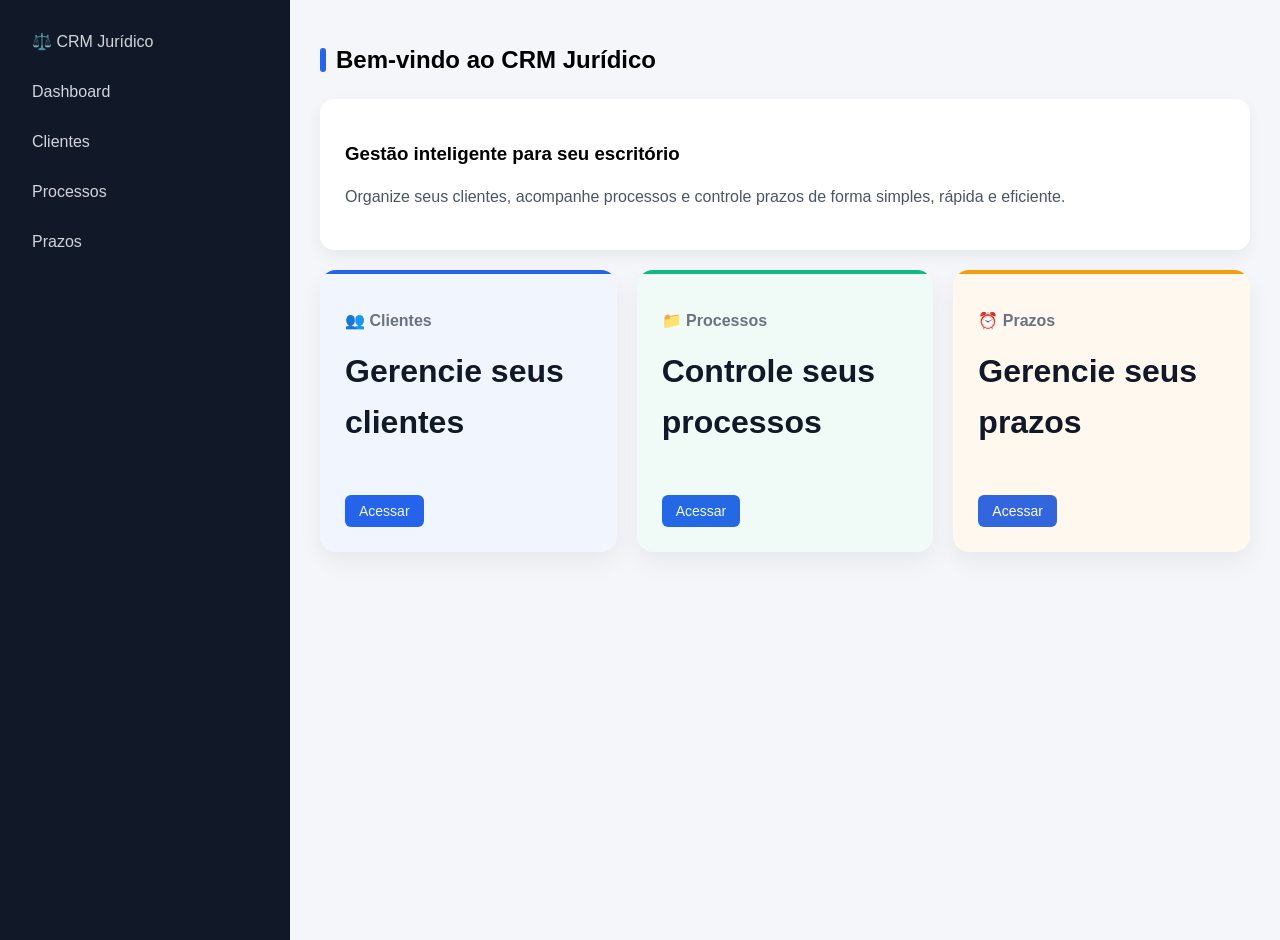
<file: index.html>
<!DOCTYPE html>
<html lang="pt-br">
<head>
<meta charset="UTF-8">
<meta name="viewport" content="width=device-width, initial-scale=1.0">
<title>Início</title>
<link rel="stylesheet" href="style.css">
</head>

<body>

<!-- SIDEBAR / NAV -->
<div class="sidebar">

    <div class="logo">
        <a href="index.html">⚖️ CRM Jurídico</a>
    </div>

    <div class="menu">
        <a href="dashboard.html">Dashboard</a>
        <a href="clientes.html">Clientes</a>
        <a href="processos.html">Processos</a>
        <a href="prazos.html">Prazos</a>
    </div>

</div>

<!-- CONTEÚDO -->
<div class="content">

<div class="header">
    <h1 class="title">Bem-vindo ao CRM Jurídico</h1>
</div>

<div class="card">
    <h3>Gestão inteligente para seu escritório</h3>
    <p>
        Organize seus clientes, acompanhe processos e controle prazos de forma simples,
        rápida e eficiente.
    </p>
</div>

<div class="dashboard">

    <div class="card">
        <h3>👥 Clientes</h3>
        <p>Gerencie seus clientes</p>
        <a href="clientes.html" class="btn-link">Acessar</a>
    </div>

    <div class="card">
        <h3>📁 Processos</h3>
        <p>Controle seus processos</p>
        <a href="processos.html" class="btn-link">Acessar</a>
    </div>

    <div class="card">
        <h3>⏰ Prazos</h3>
        <p>Gerencie seus prazos</p>
        <a href="prazos.html" class="btn-link">Acessar</a>
    </div>

</div>

</div>

</body>
</html>
</file>
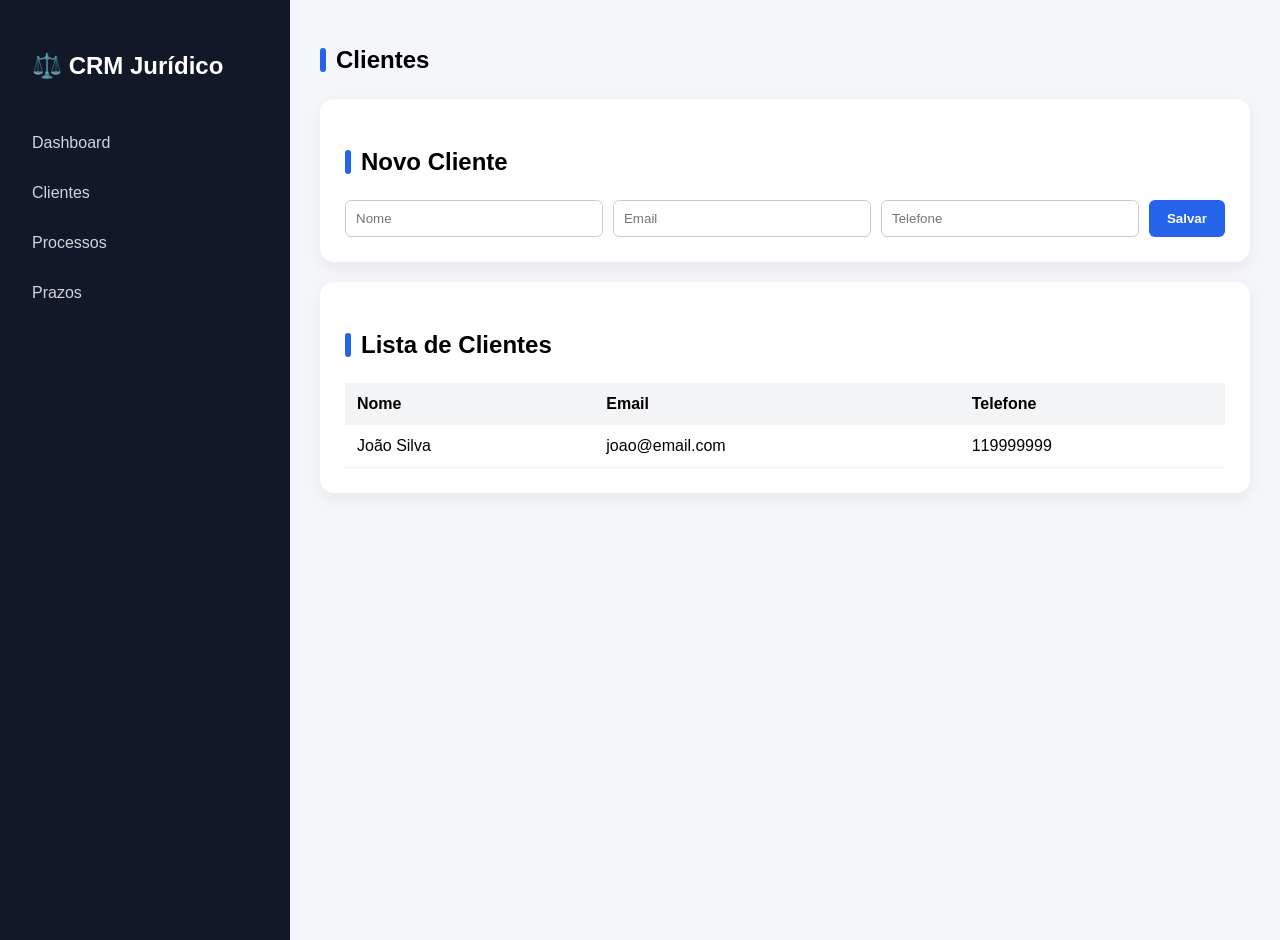
<file: clientes.html>
<!DOCTYPE html>
<html lang="pt-br">
<head>
<meta charset="UTF-8">
<title>Clientes</title>
<link rel="stylesheet" href="style.css">
</head>

<body>

<div class="sidebar">
    <h2>
        <a href="index.html">⚖️ CRM Jurídico</a>
    </h2>

    <a href="dashboard.html">Dashboard</a>
    <a href="clientes.html">Clientes</a>
    <a href="processos.html">Processos</a>
    <a href="prazos.html">Prazos</a>
</div>

<div class="content">

<div class="header">
    <h1 class="title">Clientes</h1>
</div>

<div class="card">
    <h3 class="title">Novo Cliente</h3>

    <div class="form-group">
        <input placeholder="Nome">
        <input placeholder="Email">
        <input placeholder="Telefone">
        <button>Salvar</button>
    </div>
</div>

<div class="card">
    <h3 class="title">Lista de Clientes</h3>

    <table>
        <tr>
            <th>Nome</th>
            <th>Email</th>
            <th>Telefone</th>
        </tr>

        <tr>
            <td>João Silva</td>
            <td>joao@email.com</td>
            <td>119999999</td>
        </tr>
    </table>
</div>

</div>

</body>
</html>
</file>
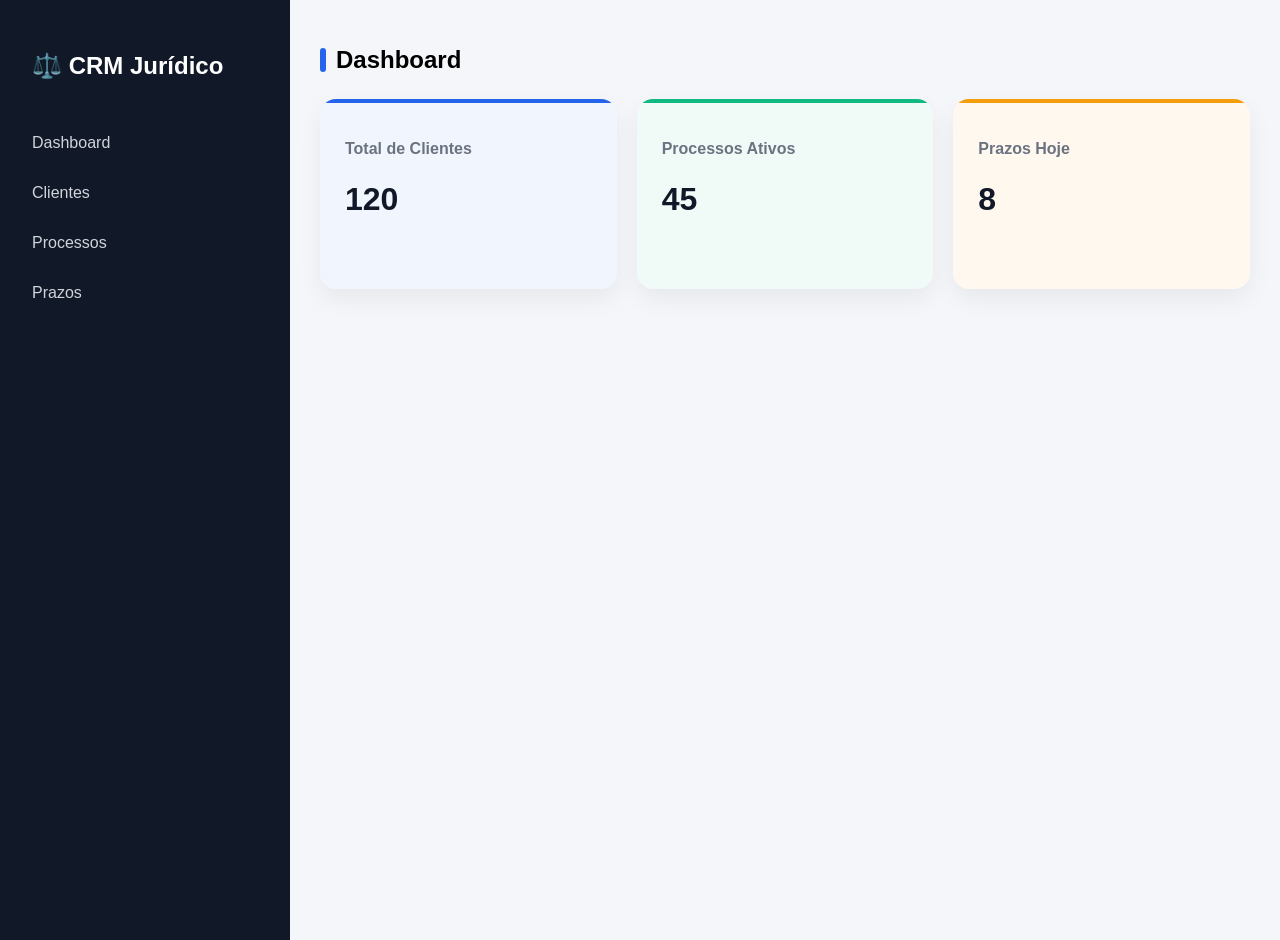
<file: dashboard.html>
<!DOCTYPE html>
<html lang="pt-br">
<head>
<meta charset="UTF-8">
<title>Dashboard</title>
<link rel="stylesheet" href="style.css">
</head>

<body>

<div class="sidebar">
    <h2>
        <a href="index.html">⚖️ CRM Jurídico</a>
    </h2>

    <a href="dashboard.html">Dashboard</a>
    <a href="clientes.html">Clientes</a>
    <a href="processos.html">Processos</a>
    <a href="prazos.html">Prazos</a>
</div>

<div class="content">

<div class="header">
    <h1 class="title">Dashboard</h1>
</div>

<div class="dashboard">
    <div class="card">
        <h3>Total de Clientes</h3>
        <p>120</p>
    </div>

    <div class="card">
        <h3>Processos Ativos</h3>
        <p>45</p>
    </div>

    <div class="card">
        <h3>Prazos Hoje</h3>
        <p>8</p>
    </div>
</div>

</div>

</body>
</html>
</file>
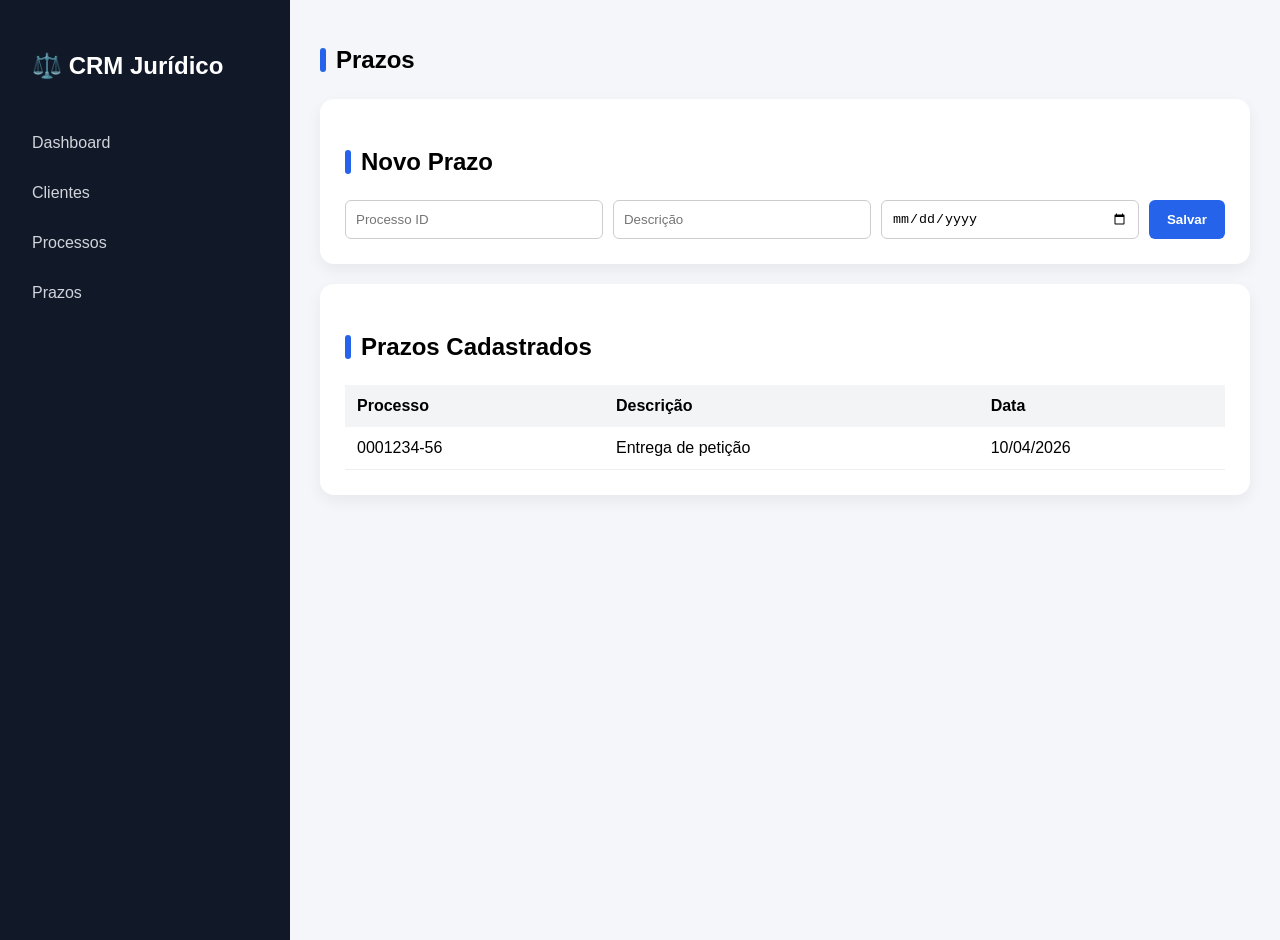
<file: prazos.html>
<!DOCTYPE html>
<html lang="pt-br">
<head>
<meta charset="UTF-8">
<title>Prazos</title>
<link rel="stylesheet" href="style.css">
</head>

<body>

<div class="sidebar">
    <h2>
        <a href="index.html">⚖️ CRM Jurídico</a>
    </h2>

    <a href="dashboard.html">Dashboard</a>
    <a href="clientes.html">Clientes</a>
    <a href="processos.html">Processos</a>
    <a href="prazos.html">Prazos</a>
</div>

<div class="content">

<div class="header">
    <h1 class="title">Prazos</h1>
</div>

<div class="card">
    <h3 class="title">Novo Prazo</h3>

    <div class="form-group">
        <input placeholder="Processo ID">
        <input placeholder="Descrição">
        <input type="date">
        <button>Salvar</button>
    </div>
</div>

<div class="card">
    <h3 class="title">Prazos Cadastrados</h3>

    <table>
        <tr>
            <th>Processo</th>
            <th>Descrição</th>
            <th>Data</th>
        </tr>

        <tr>
            <td>0001234-56</td>
            <td>Entrega de petição</td>
            <td>10/04/2026</td>
        </tr>
    </table>
</div>

</div>

</body>
</html>
</file>
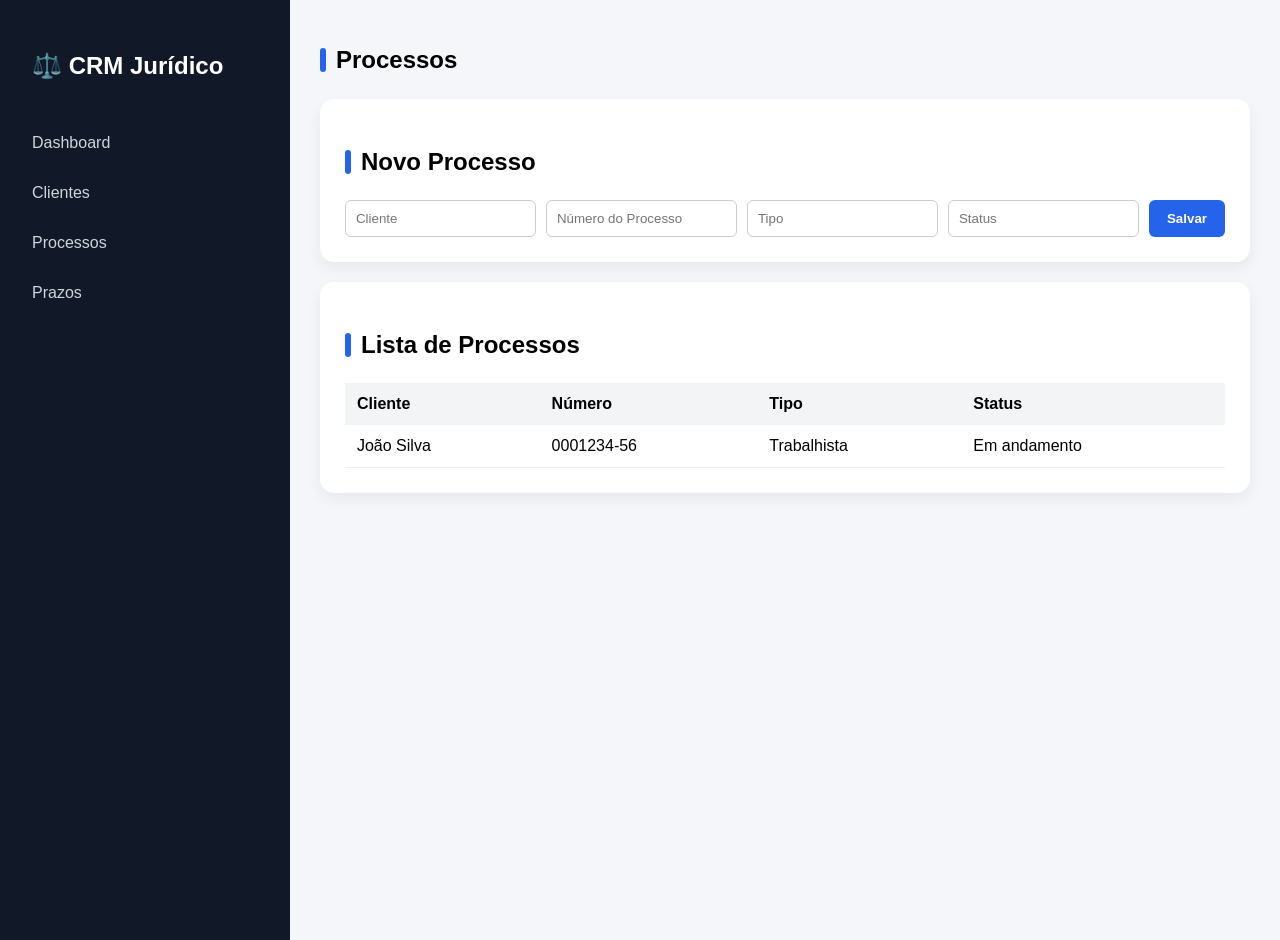
<file: processos.html>
<!DOCTYPE html>
<html lang="pt-br">
<head>
<meta charset="UTF-8">
<title>Processos</title>
<link rel="stylesheet" href="style.css">
</head>

<body>

<div class="sidebar">
    <h2>
        <a href="index.html">⚖️ CRM Jurídico</a>
    </h2>

    <a href="dashboard.html">Dashboard</a>
    <a href="clientes.html">Clientes</a>
    <a href="processos.html">Processos</a>
    <a href="prazos.html">Prazos</a>
</div>

<div class="content">

<div class="header">
    <h1 class="title">Processos</h1>
</div>

<div class="card">
    <h3 class="title">Novo Processo</h3>

    <div class="form-group">
        <input placeholder="Cliente">
        <input placeholder="Número do Processo">
        <input placeholder="Tipo">
        <input placeholder="Status">
        <button>Salvar</button>
    </div>
</div>

<div class="card">
    <h3 class="title">Lista de Processos</h3>

    <table>
        <tr>
            <th>Cliente</th>
            <th>Número</th>
            <th>Tipo</th>
            <th>Status</th>
        </tr>

        <tr>
            <td>João Silva</td>
            <td>0001234-56</td>
            <td>Trabalhista</td>
            <td>Em andamento</td>
        </tr>
    </table>
</div>

</div>

</body>
</html>
</file>
<file: style.css>
body {
    margin: 0;
    font-family: 'Segoe UI', Arial;
    display: flex;
    background: #f4f6f9;
}

/* SIDEBAR */
.sidebar {
    width: 250px;
    background: #111827;
    color: white;
    height: 100vh;
    padding: 20px;
}

.sidebar h2 {
    margin-bottom: 30px;
}

.sidebar h2 a {
    color: white;
    text-decoration: none;
    font-weight: bold;
}

.sidebar a {
    display: block;
    color: #d1d5db;
    text-decoration: none;
    padding: 12px;
    border-radius: 6px;
    margin-bottom: 8px;
    transition: 0.2s;
}

.sidebar a:hover {
    background: #2563eb;
    color: white;
}

.sidebar a.active {
    background: #2563eb;
    color: white;
}

/* CONTENT */
.content {
    flex: 1;
    padding: 30px;
}

/* HEADER */
.header {
    margin-bottom: 25px;
}

/* TITULO */
.title {
    display: flex;
    align-items: center;
    gap: 10px;
    font-size: 24px;
}

.title::before {
    content: "";
    width: 6px;
    height: 24px;
    background: #2563eb;
    border-radius: 4px;
}

/* CARDS PADRÃO */
.card {
    background: white;
    padding: 25px;
    border-radius: 14px;
    margin-bottom: 20px;
    box-shadow: 0 6px 15px rgba(0,0,0,0.06);
}

/* TEXTO HOME */
.card p {
    color: #4b5563;
    line-height: 1.6;
    margin-top: 10px;
}

/* FORM */
.form-group {
    display: flex;
    gap: 10px;
    margin-top: 10px;
}

input {
    flex: 1;
    padding: 10px;
    border-radius: 6px;
    border: 1px solid #ccc;
}

/* BUTTON */
button {
    background: #2563eb;
    color: white;
    border: none;
    padding: 10px 18px;
    border-radius: 6px;
    cursor: pointer;
    font-weight: bold;
}

button:hover {
    background: #1d4ed8;
}

/* BOTÃO LINK (HOME) */
.btn-link {
    display: inline-block;
    margin-top: 15px;
    text-decoration: none;
    background: #2563eb;
    color: white;
    padding: 8px 14px;
    border-radius: 6px;
    font-size: 14px;
    transition: 0.2s;
}

.btn-link:hover {
    background: #1d4ed8;
}

/* TABLE */
table {
    width: 100%;
    border-collapse: collapse;
    margin-top: 10px;
}

th {
    background: #f3f4f6;
    text-align: left;
    padding: 12px;
}

td {
    padding: 12px;
    border-bottom: 1px solid #eee;
}

/* 🔥 DASHBOARD PROFISSIONAL */
.dashboard {
    display: flex;
    gap: 20px;
    margin-bottom: 20px;
}

/* CARDS DO DASHBOARD */
.dashboard .card {
    flex: 1;
    padding: 25px;
    border-radius: 16px;
    position: relative;
    overflow: hidden;
    min-height: 140px;

    background: rgba(255, 255, 255, 0.85);
    backdrop-filter: blur(6px);

    box-shadow: 0 10px 25px rgba(0,0,0,0.06);

    transition: all 0.25s ease;
}

/* LINHA SUPERIOR */
.dashboard .card::after {
    content: "";
    position: absolute;
    top: 0;
    left: 0;
    height: 4px;
    width: 100%;
}

/* CORES */
.dashboard .card:nth-child(1)::after {
    background: #2563eb;
}

.dashboard .card:nth-child(2)::after {
    background: #10b981;
}

.dashboard .card:nth-child(3)::after {
    background: #f59e0b;
}

/* FUNDO SUAVE */
.dashboard .card::before {
    content: "";
    position: absolute;
    width: 120%;
    height: 120%;
    top: -20%;
    left: -20%;
    opacity: 0.06;
    z-index: 0;
    transition: 0.3s;
}

.dashboard .card:nth-child(1)::before {
    background: #2563eb;
}

.dashboard .card:nth-child(2)::before {
    background: #10b981;
}

.dashboard .card:nth-child(3)::before {
    background: #f59e0b;
}

/* HOVER PROFISSIONAL */
.dashboard .card:hover {
    transform: translateY(-6px) scale(1.01);
    box-shadow: 0 20px 40px rgba(0,0,0,0.08);
}

/* BRILHO AO PASSAR MOUSE */
.dashboard .card:hover::before {
    opacity: 0.12;
    transform: scale(1.1);
}

/* TEXTO DASHBOARD */
.dashboard .card h3 {
    font-size: 16px;
    color: #6b7280;
    position: relative;
    z-index: 1;
}

.dashboard .card p {
    font-size: 32px;
    font-weight: bold;
    margin-top: 10px;
    color: #111827;
    position: relative;
    z-index: 1;
}

/* ALERTA */
.alerta {
    border-left: 6px solid #ef4444;
}

/* LISTA */
.item {
    padding: 10px 0;
    border-bottom: 1px solid #eee;
}

/* ========================= */
/* 📱 RESPONSIVIDADE MOBILE */
/* ========================= */

@media (max-width: 768px) {

    body {
        flex-direction: column;
    }

    /* SIDEBAR vira topo */
    .sidebar {
        width: 100%;
        height: auto;
        display: flex;
        flex-direction: column;
        align-items: center;
    }

    .sidebar a {
        width: 100%;
        text-align: center;
    }

    /* CONTEÚDO */
    .content {
        padding: 15px;
    }

    /* DASHBOARD vira coluna */
    .dashboard {
        flex-direction: column;
    }

    /* CARDS */
    .dashboard .card {
        min-height: auto;
    }

    /* FORM */
    .form-group {
        flex-direction: column;
    }

    /* TABELA com scroll */
    table {
        display: block;
        overflow-x: auto;
        white-space: nowrap;
    }
}

/* ========================= */
/* 🔧 AJUSTES FINAIS MOBILE */
/* ========================= */

@media (max-width: 768px) {

    /* REMOVE SCROLL LATERAL */
    body {
        overflow-x: hidden;
    }

    /* GARANTE QUE NADA ESTOURE */
    .content {
        max-width: 100%;
        box-sizing: border-box;
    }

    /* SIDEBAR MAIS COMPACTA */
    .sidebar {
        padding: 10px;
    }

    /* TEXTO NÃO FICA GIGANTE */
    .dashboard .card p {
        font-size: 20px;
    }

    /* CARDS NÃO ESTOURAM */
    .card {
        width: 100%;
        box-sizing: border-box;
    }

    /* EVITA QUALQUER ESTOURO DE ELEMENTO */
    * {
        max-width: 100%;
    }
}
</file>
